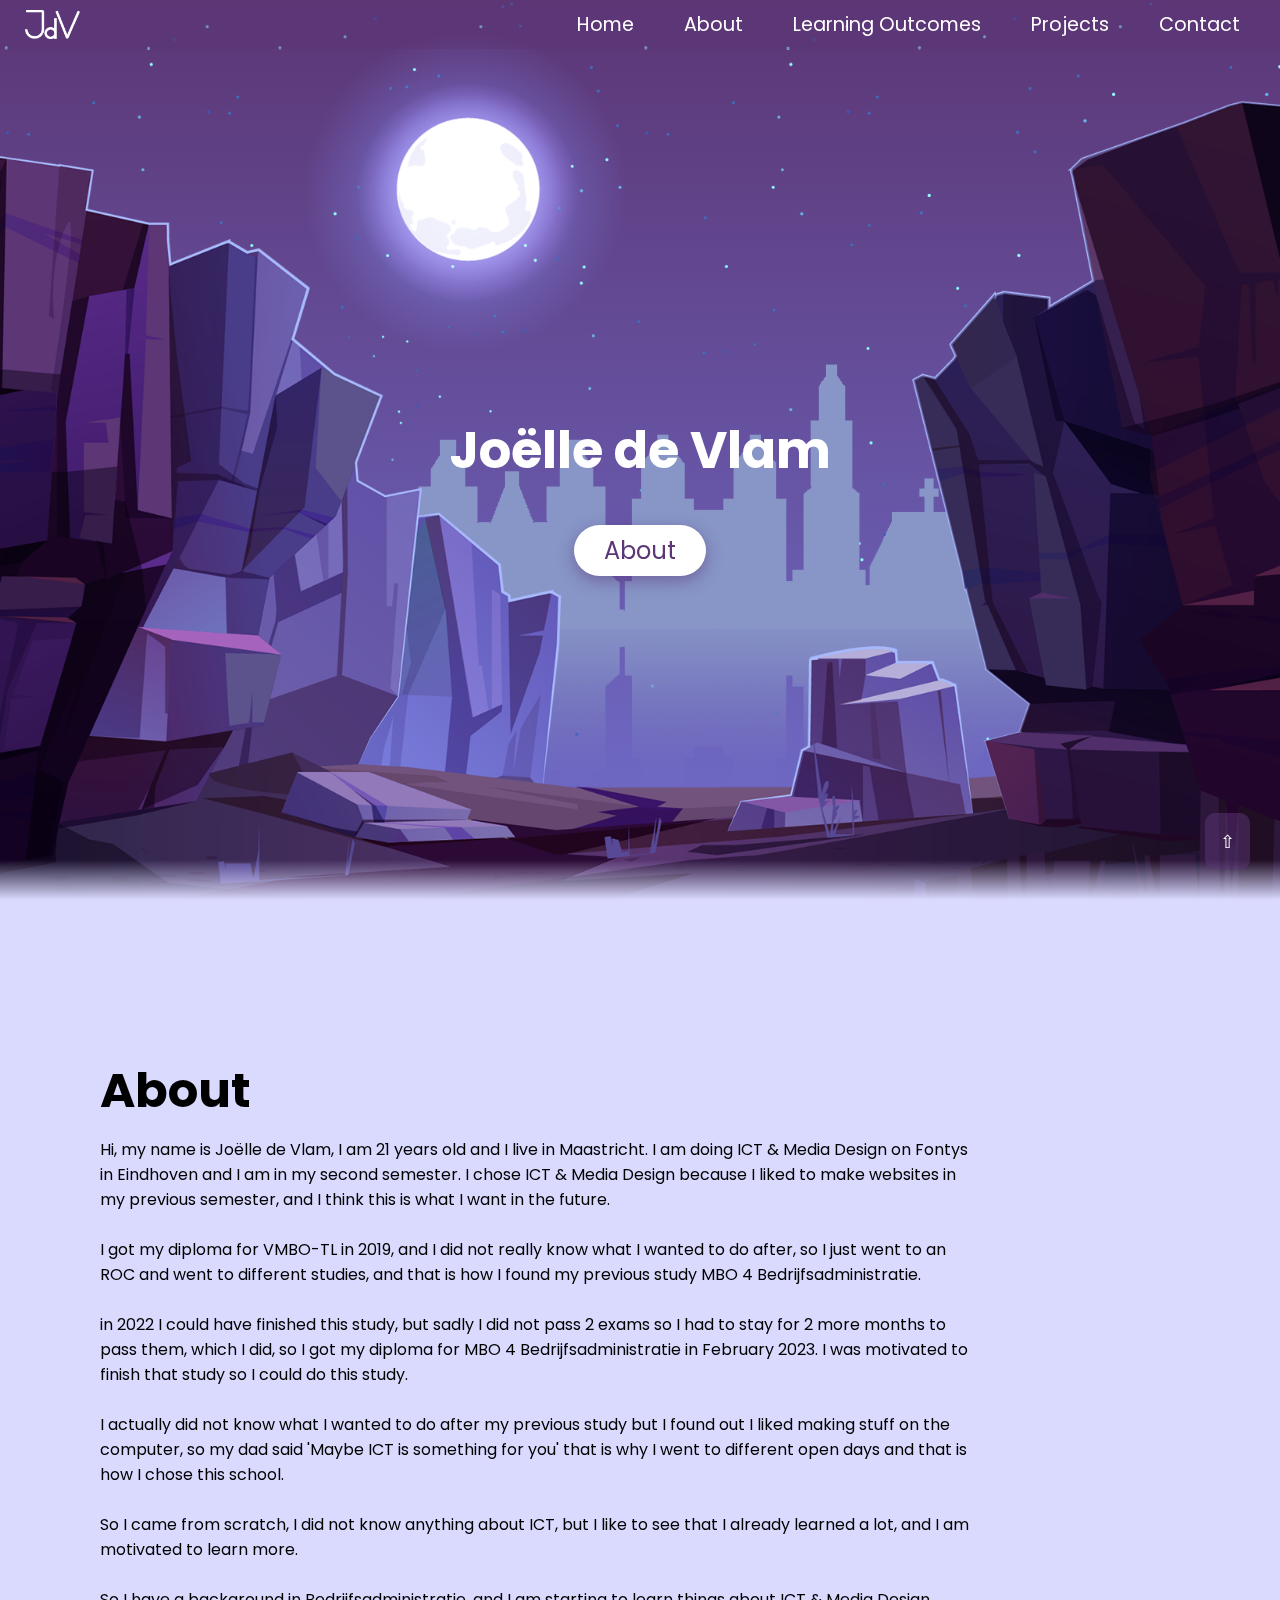
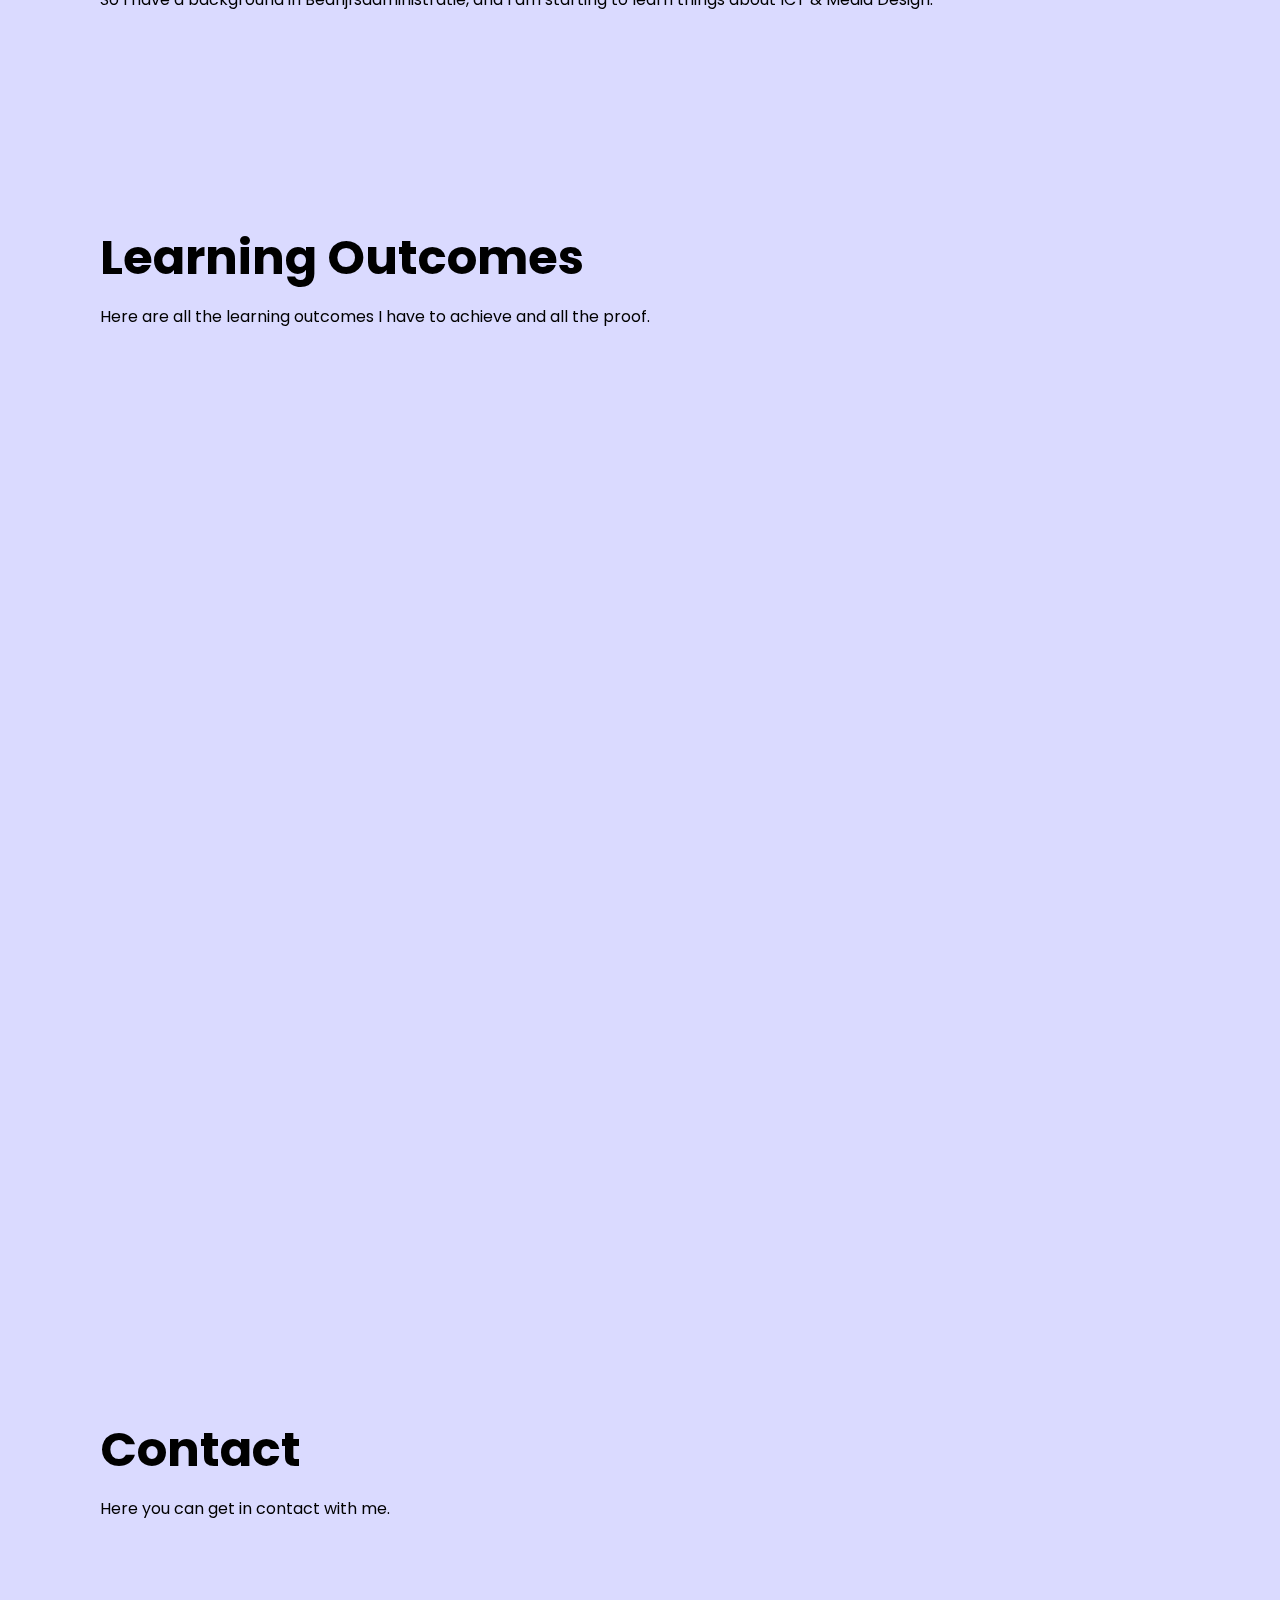
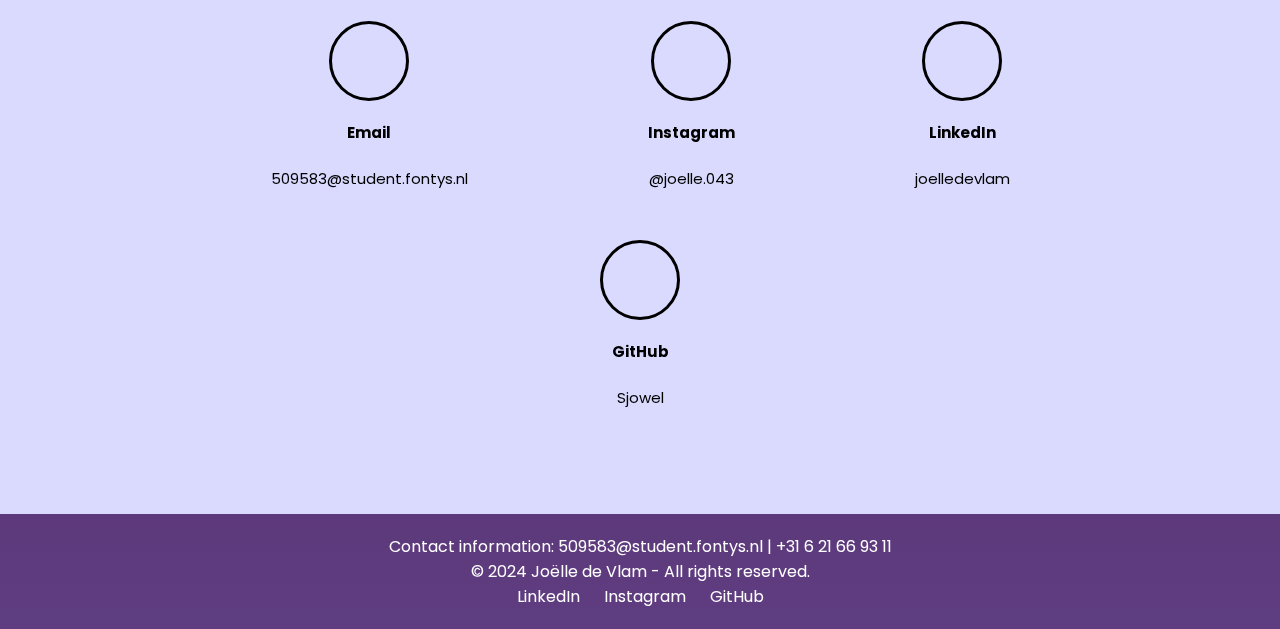
<file: index.html>
<!DOCTYPE html>
<html lang="en">

<head>
    <meta charset="UTF-8">
    <meta name="viewport" content="width=device-width, initial-scale=1.0">
    <title>Portfolio</title>
    <link rel="stylesheet" href="css/styles.css">
    <link rel="stylesheet" href="https://cdnjs.cloudflare.com/ajax/libs/font-awesome/6.5.1/css/all.min.css"
        integrity="sha512-DTOQO9RWCH3ppGqcWaEA1BIZOC6xxalwEsw9c2QQeAIftl+Vegovlnee1c9QX4TctnWMn13TZye+giMm8e2LwA=="
        crossorigin="anonymous" referrerpolicy="no-referrer" />
        <link rel="icon" href="images/LogoIcoon4.png" type="image/png">
        <script src="js/scripts.js" defer></script>
</head>

<body>
    <header>
        <a href="#" class="logo">
            <img src="images/NaamLogo5.png" alt="Joëlle de Vlam Logo">
        </a>
        <ul>
            <li><a href="#">Home</a></li>
            <li><a href="#About">About</a></li>
            <li><a href="#LearningOutcomes">Learning Outcomes</a></li>
            <li><a href="#Projects">Projects</a></li>
            <li><a href="#Contact">Contact</a></li>
        </ul>
    </header>
    <section>
        <div id="Home"></div>
        <img src="images/stars.png" id="stars">
        <img src="images/moon.png" id="moon">
        <img src="images/concept8.png" id="skyline">
        <h2 id="text">Joëlle de Vlam</h2>
        <a href="#About" id="btn">About</a>
        <img src="images/mountains_front.png" id="mountains_front">
    </section>
    <div class="About" id="About">
        <h2> About</h2>
        <p> Hi, my name is Joëlle de Vlam, I am 21 years old and I live in Maastricht. I am doing ICT & Media Design on
            Fontys in Eindhoven and I am in my second semester. I chose ICT & Media Design because I liked to make
            websites in my previous semester, and I think this is what I want in the future.
            <br><br> I got my diploma for VMBO-TL in 2019, and I did not really know what I wanted to do after, so I
            just went to an ROC and went to different studies, and that is how I found my previous study MBO 4
            Bedrijfsadministratie.<br><br>
            in 2022 I could have finished this study, but sadly I did not pass 2 exams so I had to stay for 2 more
            months to pass them, which I did, so I got my diploma for MBO 4 Bedrijfsadministratie in February 2023. I
            was motivated to finish that study so I could do this study.<br><br>
            I actually did not know what I wanted to do after my previous study but I found out I liked making stuff on
            the computer, so my dad said 'Maybe ICT is something for you' that is why I went to different open days and
            that is how I chose this school.<br><br>
            So I came from scratch, I did not know anything about ICT, but I like to see that I already learned a lot,
            and I am motivated to learn more.<br><br>
            So I have a background in Bedrijfsadministratie, and I am starting to learn things about ICT & Media Design.
        </p>
    </div>
    </div>
    </div>


    <div class="About" id="LearningOutcomes">
        <h2>Learning Outcomes</h2>
        <p>Here are all the learning outcomes I have to achieve and all the proof.<br><br><br></p>

        <div class="outcomes-wrapper">
            <a href="outcome1.html" class="outcome-link">
                <div class="outcome-container" id="outcome1">
                    <h3>1. Interactive Media Products</h3>
                </div>
            </a>

            <a href="outcome2.html" class="outcome-link">
                <div class="outcome-container" id="outcome2">
                    <h3>2. Development and Version Control</h3>
                </div>
            </a>

            <a href="outcome3.html" class="outcome-link">
                <div class="outcome-container" id="outcome3">
                    <h3>3. Iterative Design</h3>
                </div>
            </a>

            <a href="outcome4.html" class="outcome-link">
                <div class="outcome-container" id="outcome4">
                    <h3>4. Professional Standard</h3>
                </div>
            </a>

            <a href="outcome5.html" class="outcome-link">
                <div class="outcome-container" id="outcome5">
                    <h3>5. Personal Leadership</h3>
                </div>
            </a>
        </div>
    </div>


    <div class="About" id="Contact">
        <h2>Contact</h2>
        <p>Here you can get in contact with me. <br><br><br><br><br></p>
        <div class="icons">
            <div class="icon-container">
                <a href="mailto:509583@student.fontys.nl">
                    <span><i class="fa-regular fa-envelope fa-2x"></i></span>
                </a>
                <div class="icon-text"><strong>Email</strong><br><br><a href="mailto:509583@student.fontys.nl">509583@student.fontys.nl</a></div>
            </div>
            <div class="icon-container">
                <a href="https://instagram.com/joelle.043" target="_blank">
                    <span><i class="fa-brands fa-instagram fa-2x"></i></span>
                </a>
                <div class="icon-text"><strong>Instagram</strong><br><br><a href="https://instagram.com/joelle.043" target="_blank">@joelle.043</a></div>
            </div>
            <div class="icon-container">
                <a href="https://www.linkedin.com/in/joëlle-de-vlam-989845303/" target="_blank">
                <span><i class="fa-brands fa-linkedin fa-2x"></i></span>
                </a>
                <div class="icon-text"><strong>LinkedIn</strong><br><br><a href="https://www.linkedin.com/in/joëlle-de-vlam-989845303/" target="_blank">joelledevlam</a></div>
            </div>
            <div class="icon-container">
                <a href="https://github.com/Sjowel" target="_blank">
                <span><i class="fa-brands fa-github fa-2x"></i></span>
                </a>
                <div class="icon-text"><strong>GitHub</strong><br><br><a href="https://github.com/Sjowel" target="_blank">Sjowel</a></div>
            </div>
        </div>
    </div>


    <a href="#" id="scrollToTopButton" title="Naar Boven">&#8679;</a>
    <footer>
        <div class="footer-content">
          <p>Contact information: 509583@student.fontys.nl | +31 6 21 66 93 11</p>
          <p>© 2024 Joëlle de Vlam - All rights reserved.</p>
          <ul class="social-media">
            <li><a href="https://www.linkedin.com/in/joëlle-de-vlam-989845303/" target="_blank">LinkedIn</a></li>
            <li><a href="https://instagram.com/joelle.043" target="_blank">Instagram</a></li>
            <li><a href="https://github.com/Sjowel" target="_blank">GitHub</a></div>
            </div></li>
          </ul>
        </div>
      </footer>
</body>

</html>
</file>
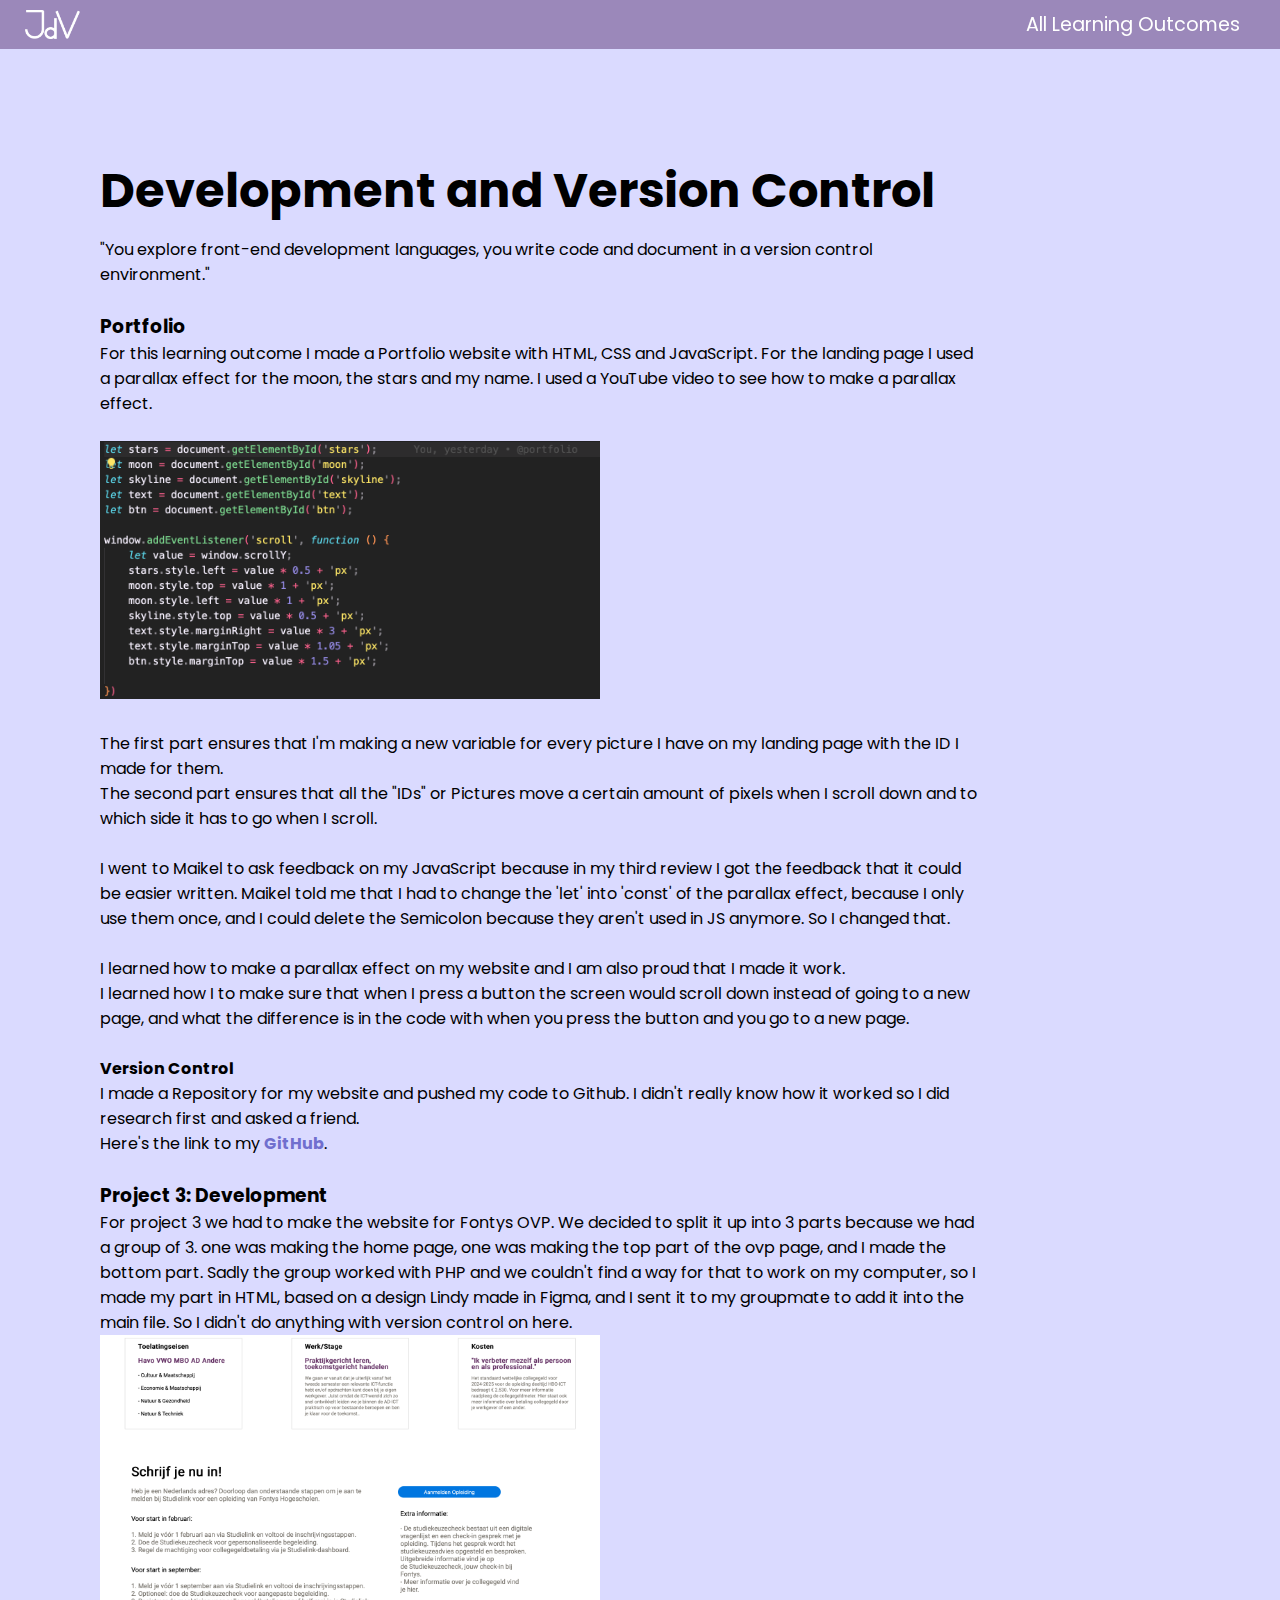
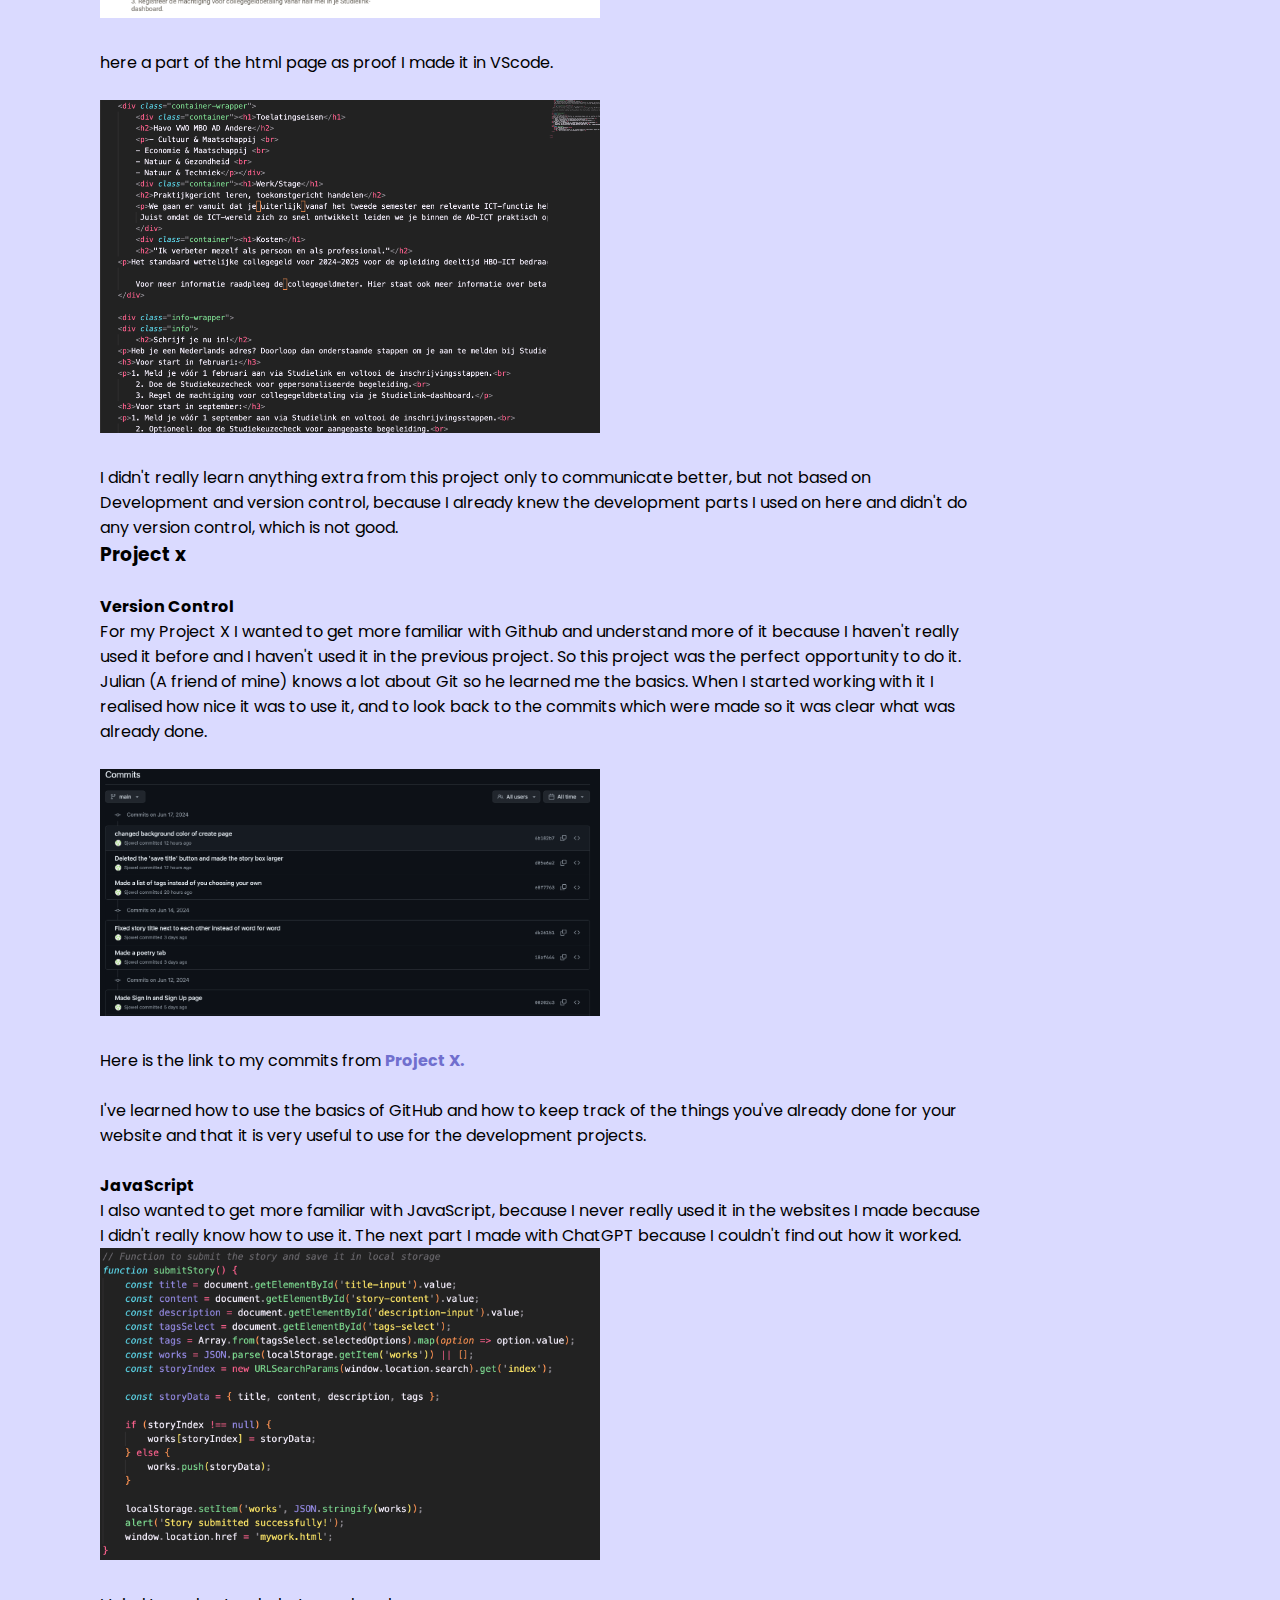
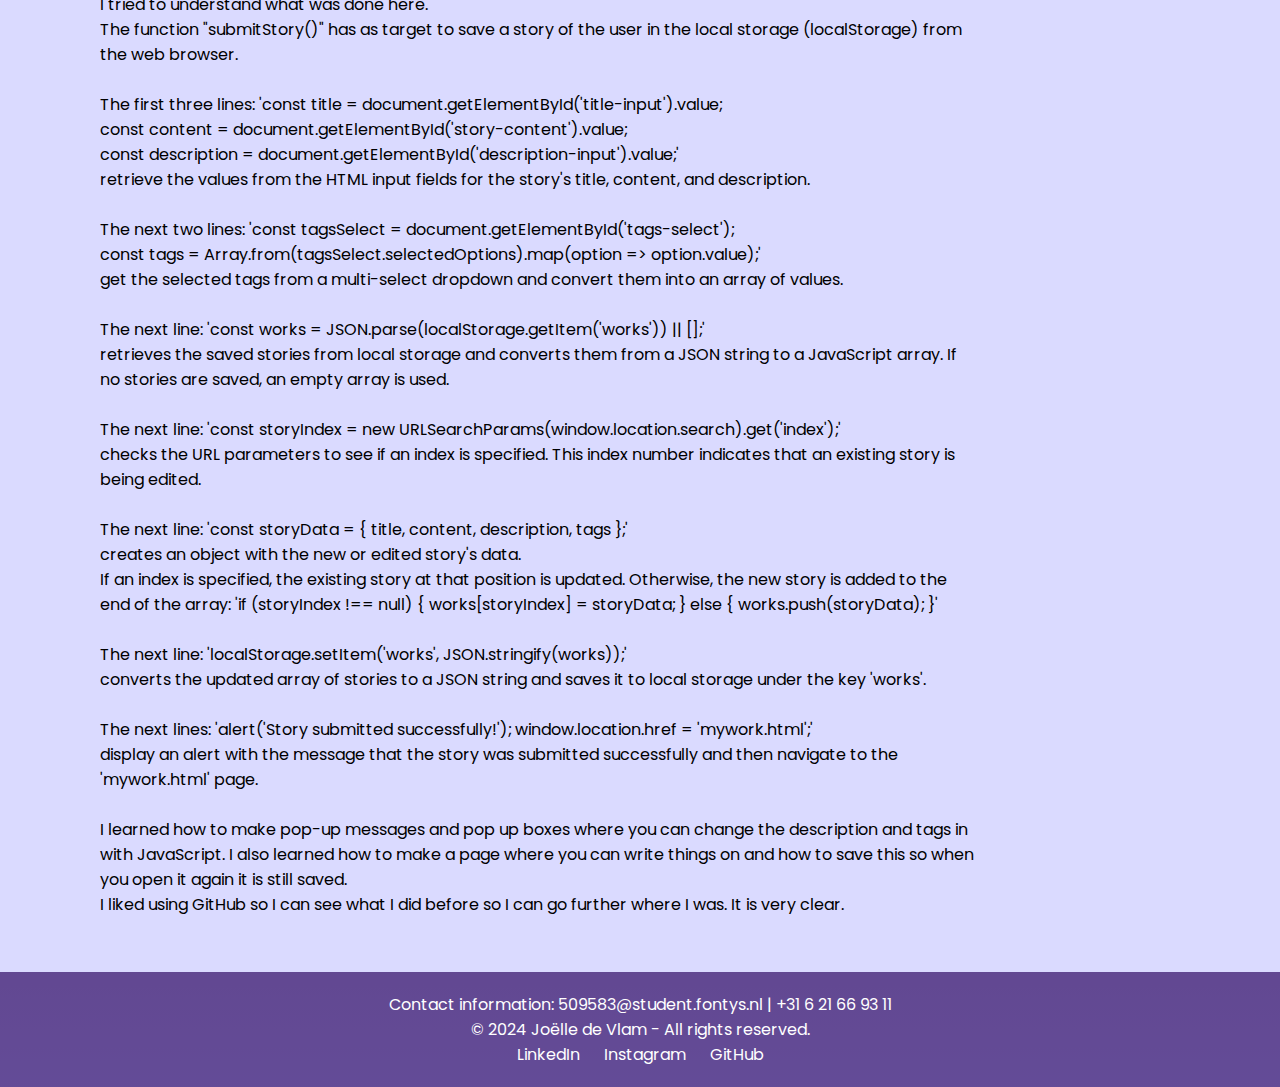
<file: outcome2.html>
<!DOCTYPE html>
<html lang="en">
<head>
    <meta charset="UTF-8">
    <meta name="viewport" content="width=device-width, initial-scale=1.0">
    <title>Learning Outcome 2</title>
    <link rel="stylesheet" href="css/styles.css">
    <link rel="icon" href="images/LogoIcoon4.png" type="image/png">
</head>
<body>
    <header>
        <a href="#" class="logo">
            <img src="images/NaamLogo5.png" alt="Joëlle de Vlam Logo">
        </a>
        <ul>
        <li><a href="index.html#LearningOutcomes">All Learning Outcomes</a></li>
        </ul>
    </header>
    <div class="About">
        <h2>Development and Version Control</h2>
        <p>"You explore front-end development languages, you write code and document in a version control environment."</p><br>
        <h3>Portfolio</h3>
        <p>For this learning outcome I made a Portfolio website with HTML, CSS and JavaScript. For the landing page I used a parallax effect for the moon, the stars and my name. I used a YouTube video to see how to make a parallax effect.<br><br><img src="images/JSCode.png" id="Code" style="width: 500px"><br><br>The first part ensures that I'm making a new variable for every picture I have on my landing page with the ID I made for them.<br>The second part ensures that all the "IDs" or Pictures move a certain amount of pixels when I scroll down and to which side it has to go when I scroll. <br><br>I went to Maikel to ask feedback on my JavaScript because in my third review I got the feedback that it could be easier written. Maikel told me that I had to change the 'let' into 'const' of the parallax effect, because I only use them once, and I could delete the Semicolon because they aren't used in JS anymore. So I changed that.<br><br>
            I learned how to make a parallax effect on my website and I am also proud that I made it work.<br>I learned how I to make sure that when I press a button the screen would scroll down instead of going to a new page, and what the difference is in the code with when you press the button and you go to a new page.<br><br>
            <strong>Version Control</strong><br> I made a Repository for my website and pushed my code to Github. I didn't really know how it worked so I did research first and asked a friend.<br> Here's the link to my <a href="https://github.com/Sjowel/Portfolio/commits/main/" target="_blank"><strong>GitHub</strong></a>.</p><br>
        <h3>Project 3: Development</h3>
        <p>For project 3 we had to make the website for Fontys OVP. We decided to split it up into 3 parts because we had a group of 3. one was making the home page, one was making the top part of the ovp page, and I made the bottom part. Sadly the group worked with PHP and we couldn't find a way for that to work on my computer, so I made my part in HTML, based on a design Lindy made in Figma, and I sent it to my groupmate to add it into the main file. So I didn't do anything with version control on here. <br>
            <img src="images/FontysOVP.png" id="fontysOVP" style="width: 500px"><br><br>
            here a part of the html page as proof I made it in VScode.<br><br>
            <img src="images/Fontys ovp.png" id="fontysOVP" style="width: 500px"><br><br>
            I didn't really learn anything extra from this project only to communicate better, but not based on Development and version control, because I already knew the development parts I used on here and didn't do any version control, which is not good.
        </p>
        <h3>Project x</h3><br>
            <strong>Version Control</strong>
            <p>For my Project X I wanted to get more familiar with Github and understand more of it because I haven't really used it before and I haven't used it in the previous project. So this project was the perfect opportunity to do it. <br> Julian (A friend of mine) knows a lot about Git so he learned me the basics. When I started working with it I realised how nice it was to use it, and to look back to the commits which were made so it was clear what was already done.<br><br>
                <img src="images/Commits.png" id="commits" style="width: 500px"><br><br>
                Here is the link to my commits from <a href="https://github.com/Sjowel/ProjectX/commits/main/" target="_blank"><strong>Project X.</strong></a><br><br>
            I've learned how to use the basics of GitHub and how to keep track of the things you've already done for your website and that it is very useful to use for the development projects.<br><br></p>
            <strong>JavaScript</strong>
            <p>I also wanted to get more familiar with JavaScript, because I never really used it in the websites I made because I didn't really know how to use it. 
                The next part I made with ChatGPT because I couldn't find out how it worked. <img src="images/JSProjectX.png" id="Project x" style="width: 500px"><br><br>
                I tried to understand what was done here. <br>The function "submitStory()" has as target to save a story of the user in the local storage (localStorage) from the web browser.<br>
                <br>The first three lines: 'const title = document.getElementById('title-input').value;<br>
                const content = document.getElementById('story-content').value;<br>
                const description = document.getElementById('description-input').value;' <br>
                retrieve the values from the HTML input fields for the story's title, content, and description.<br>
                <br>The next two lines: 'const tagsSelect = document.getElementById('tags-select');<br>
                const tags = Array.from(tagsSelect.selectedOptions).map(option => option.value);'<br> get the selected tags from a multi-select dropdown and convert them into an array of values.<br><br>The next line: 'const works = JSON.parse(localStorage.getItem('works')) || [];'<br> retrieves the saved stories from local storage and converts them from a JSON string to a JavaScript array. If no stories are saved, an empty array is used.<br><br>
                The next line: 'const storyIndex = new URLSearchParams(window.location.search).get('index');'<br> checks the URL parameters to see if an index is specified. This index number indicates that an existing story is being edited.<br><br>
                The next line: 'const storyData = { title, content, description, tags };'<br> creates an object with the new or edited story's data.<br>
                If an index is specified, the existing story at that position is updated. Otherwise, the new story is added to the end of the array: 'if (storyIndex !== null) {
                    works[storyIndex] = storyData;
                } else {
                    works.push(storyData);
                }'<br><br>
                The next line: 'localStorage.setItem('works', JSON.stringify(works));'<br> converts the updated array of stories to a JSON string and saves it to local storage under the key 'works'.<br><br>
                The next lines: 'alert('Story submitted successfully!');
                window.location.href = 'mywork.html';'<br> display an alert with the message that the story was submitted successfully and then navigate to the 'mywork.html' page.</p>
                <br><p>I learned how to make pop-up messages and pop up boxes where you can change the description and tags in with JavaScript. I also learned how to make a page where you can write things on and how to save this so when you open it again it is still saved.<br> I liked using GitHub so I can see what I did before so I can go further where I was. It is very clear.</p>
    </div>
    <footer>
        <div class="footer-content">
          <p>Contact information: 509583@student.fontys.nl | +31 6 21 66 93 11</p>
          <p>© 2024 Joëlle de Vlam - All rights reserved.</p>
          <ul class="social-media">
            <li><a href="https://www.linkedin.com/in/joëlle-de-vlam-989845303/" target="_blank">LinkedIn</a></li>
            <li><a href="https://instagram.com/joelle.043" target="_blank">Instagram</a></li>
            <li><a href="https://github.com/Sjowel" target="_blank">GitHub</a></div>
            </div></li>
          </ul>
        </div>
      </footer>
</body>
</html>
</file>
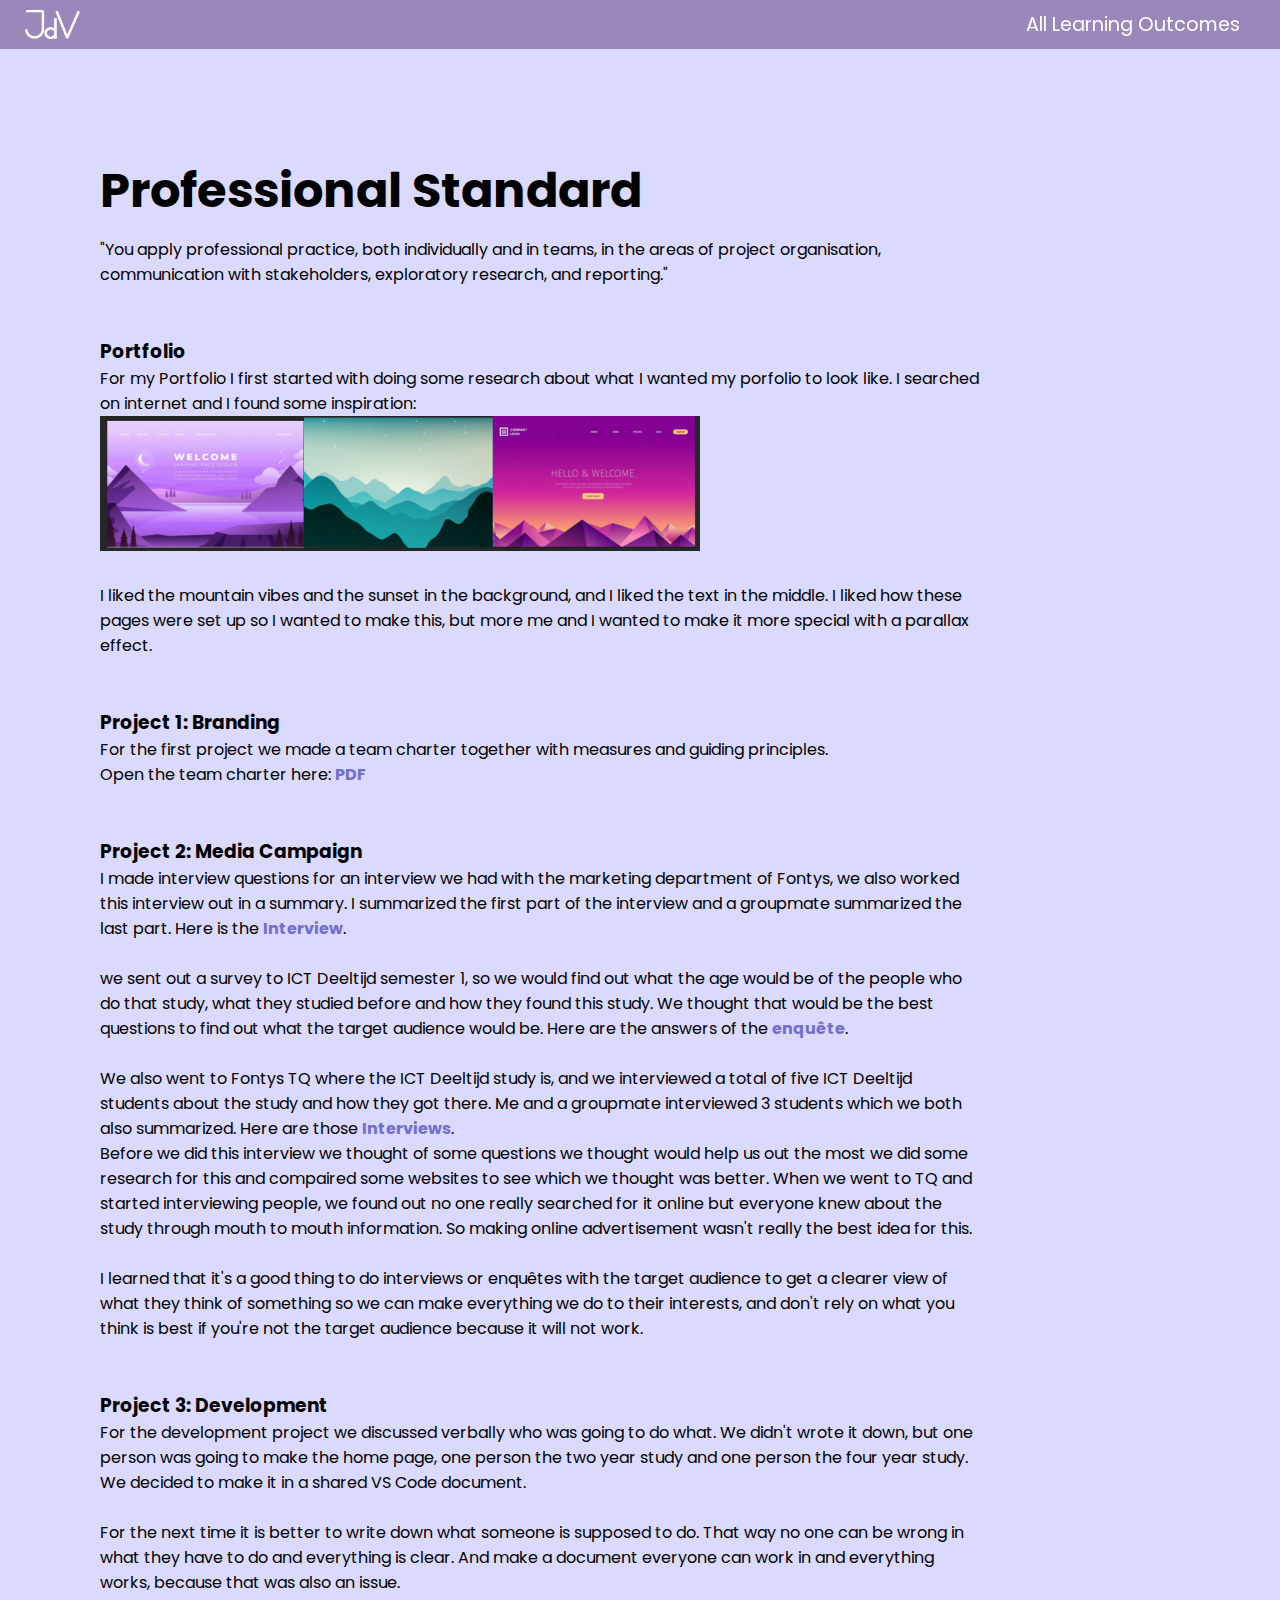
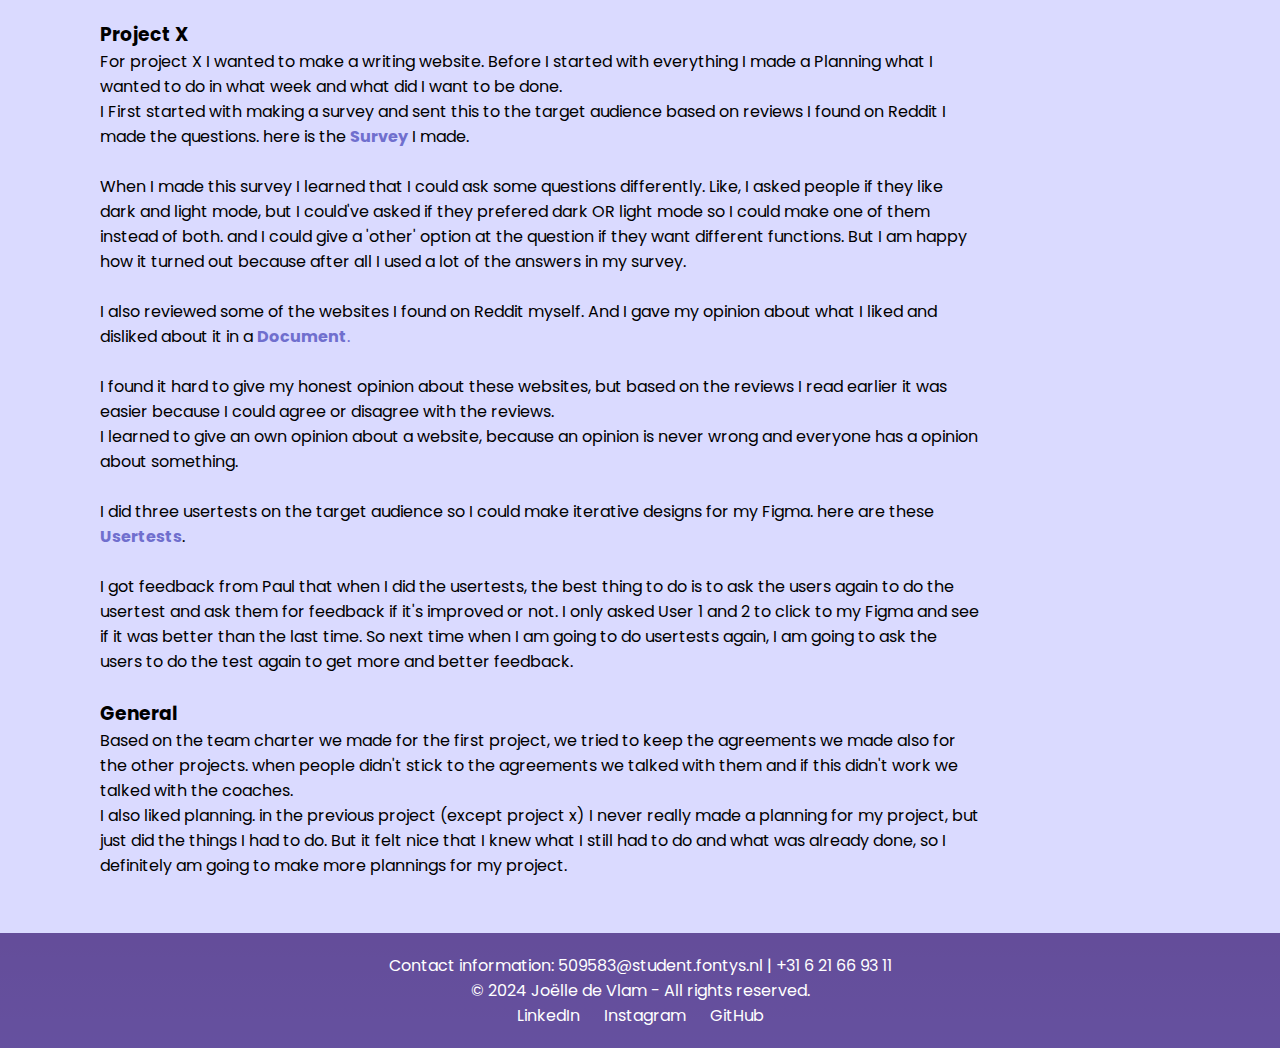
<file: outcome4.html>
<!DOCTYPE html>
<html lang="en">
<head>
    <meta charset="UTF-8">
    <meta name="viewport" content="width=device-width, initial-scale=1.0">
    <title>Learning Outcome 4</title>
    <link rel="stylesheet" href="css/styles.css">
    <link rel="icon" href="images/LogoIcoon4.png" type="image/png">
</head>
<body>
    <header>
        <a href="#" class="logo">
            <img src="images/NaamLogo5.png" alt="Joëlle de Vlam Logo">
        </a>
        <ul>
        <li><a href="index.html#LearningOutcomes">All Learning Outcomes</a></li>
        </ul>
    </header>
    <div class="About">
        <h2>Professional Standard</h2>
        <p>"You apply professional practice, both individually and in teams, in the areas of project organisation, communication with stakeholders, exploratory research, and reporting."</p><br><br>
        <h3>Portfolio</h3>
        <p>For my Portfolio I first started with doing some research about what I wanted my porfolio to look like. I searched on internet and I found some inspiration:<br><img src="images/Inspiratie.png" id="inspiratie" style="width: 600px"><br><br> I liked the mountain vibes and the sunset in the background, and I liked the text in the middle. I liked how these pages were set up so I wanted to make this, but more me and I wanted to make it more special with a parallax effect.</p><br><br>
        <h3>Project 1: Branding</h3>
        <p>For the first project we made a team charter together with measures and guiding principles. <br> Open the team charter here: <a href="images/TeamCharter.pdf" target="_blank"><strong>PDF</strong></a></p><br><br>
        <h3>Project 2: Media Campaign</h3>
        <p>I made interview questions for an interview we had with the marketing department of Fontys, we also worked this interview out in a summary. I summarized the first part of the interview and a groupmate summarized the last part. Here is the <a href="images/Interview.pdf" target="_blank"><strong>Interview</strong></a>.<br><br> we sent out a survey to ICT Deeltijd semester 1, so we would find out what the age would be of the people who do that study, what they studied before and how they found this study. We thought that would be the best questions to find out what the target audience would be. Here are the answers of the <a href="images/Interview.pdf" target="_blank"><strong>enquête</strong></a>.<br><br> We also went to Fontys TQ where the ICT Deeltijd study is, and we interviewed a total of five ICT Deeltijd students about the study and how they got there. Me and a groupmate interviewed 3 students which we both also summarized. Here are those <a href="images/InterviewsDeeltijdstudenten.pdf" target="_blank"><strong>Interviews</strong></a>.<br> Before we did this interview we thought of some questions we thought would help us out the most we did some research for this and compaired some websites to see which we thought was better. When we went to TQ and started interviewing people, we found out no one really searched for it online but everyone knew about the study through mouth to mouth information. So making online advertisement wasn't really the best idea for this.</p><br>
        <p>I learned that it's a good thing to do interviews or enquêtes with the target audience to get a clearer view of what they think of something so we can make everything we do to their interests, and don't rely on what you think is best if you're not the target audience because it will not work.</p><br><br>
        <h3>Project 3: Development</h3>
        <p>For the development project we discussed verbally who was going to do what. We didn't wrote it down, but one person was going to make the home page, one person the two year study and one person the four year study. We decided to make it in a shared VS Code document.</p><br>
        <p>For the next time it is better to write down what someone is supposed to do. That way no one can be wrong in what they have to do and everything is clear. And make a document everyone can work in and everything works, because that was also an issue.</p><br>
        <h3>Project X</h3>
        <p>For project X I wanted to make a writing website. Before I started with everything I made a Planning what I wanted to do in what week and what did I want to be done. <br>
          I First started with making a survey and sent this to the target audience based on reviews I found on Reddit I made the questions. here is the <a href="https://docs.google.com/forms/d/1pzh2UPKbR9Gkhl0dG_kG0leSH5NmUCUrghtT4QwEMj0/edit#responses" target="_blank"><strong>Survey</strong></a> I made.
          <br><br> When I made this survey I learned that I could ask some questions differently. Like, I asked people if they like dark and light mode, but I could've asked if they prefered dark OR light mode so I could make one of them instead of both. and I could give a 'other' option at the question if they want different functions. But I am happy how it turned out because after all I used a lot of the answers in my survey.
        <br><br>I also reviewed some of the websites I found on Reddit myself. And I gave my opinion about what I liked and disliked about it in a <a href="images/Inspiration.pdf" target="_blank"><strong>Document</strong>.</a><br><br>
          I found it hard to give my honest opinion about these websites, but based on the reviews I read earlier it was easier because I could agree or disagree with the reviews.
        <br>I learned to give an own opinion about a website, because an opinion is never wrong and everyone has a opinion about something.<br><br>
        I did three usertests on the target audience so I could make iterative designs for my Figma. here are these <a href="images/Usertests.pdf" target="_blank"><strong>Usertests</strong></a>.<br><br>
        I got feedback from Paul that when I did the usertests, the best thing to do is to ask the users again to do the usertest and ask them for feedback if it's improved or not. I only asked User 1 and 2 to click to my Figma and see if it was better than the last time. So next time when I am going to do usertests again, I am going to ask the users to do the test again to get more and better feedback.<br><br></p>
        <h3>General</h3>
        <p>Based on the team charter we made for the first project, we tried to keep the agreements we made also for the other projects. when people didn't stick to the agreements we talked with them and if this didn't work we talked with the coaches. <br>
          I also liked planning. in the previous project (except project x) I never really made a planning for my project, but just did the things I had to do. But it felt nice that I knew what I still had to do and what was already done, so I definitely am going to make more plannings for my project.<br></p>

    </div>
    <footer>
        <div class="footer-content">
          <p>Contact information: 509583@student.fontys.nl | +31 6 21 66 93 11</p>
          <p>© 2024 Joëlle de Vlam - All rights reserved.</p>
          <ul class="social-media">
            <li><a href="https://www.linkedin.com/in/joëlle-de-vlam-989845303/" target="_blank">LinkedIn</a></li>
            <li><a href="https://instagram.com/joelle.043" target="_blank">Instagram</a></li>
            <li><a href="https://github.com/Sjowel" target="_blank">GitHub</a></div>
            </div></li>
          </ul>
        </div>
      </footer>
</body>
</html>
</file>
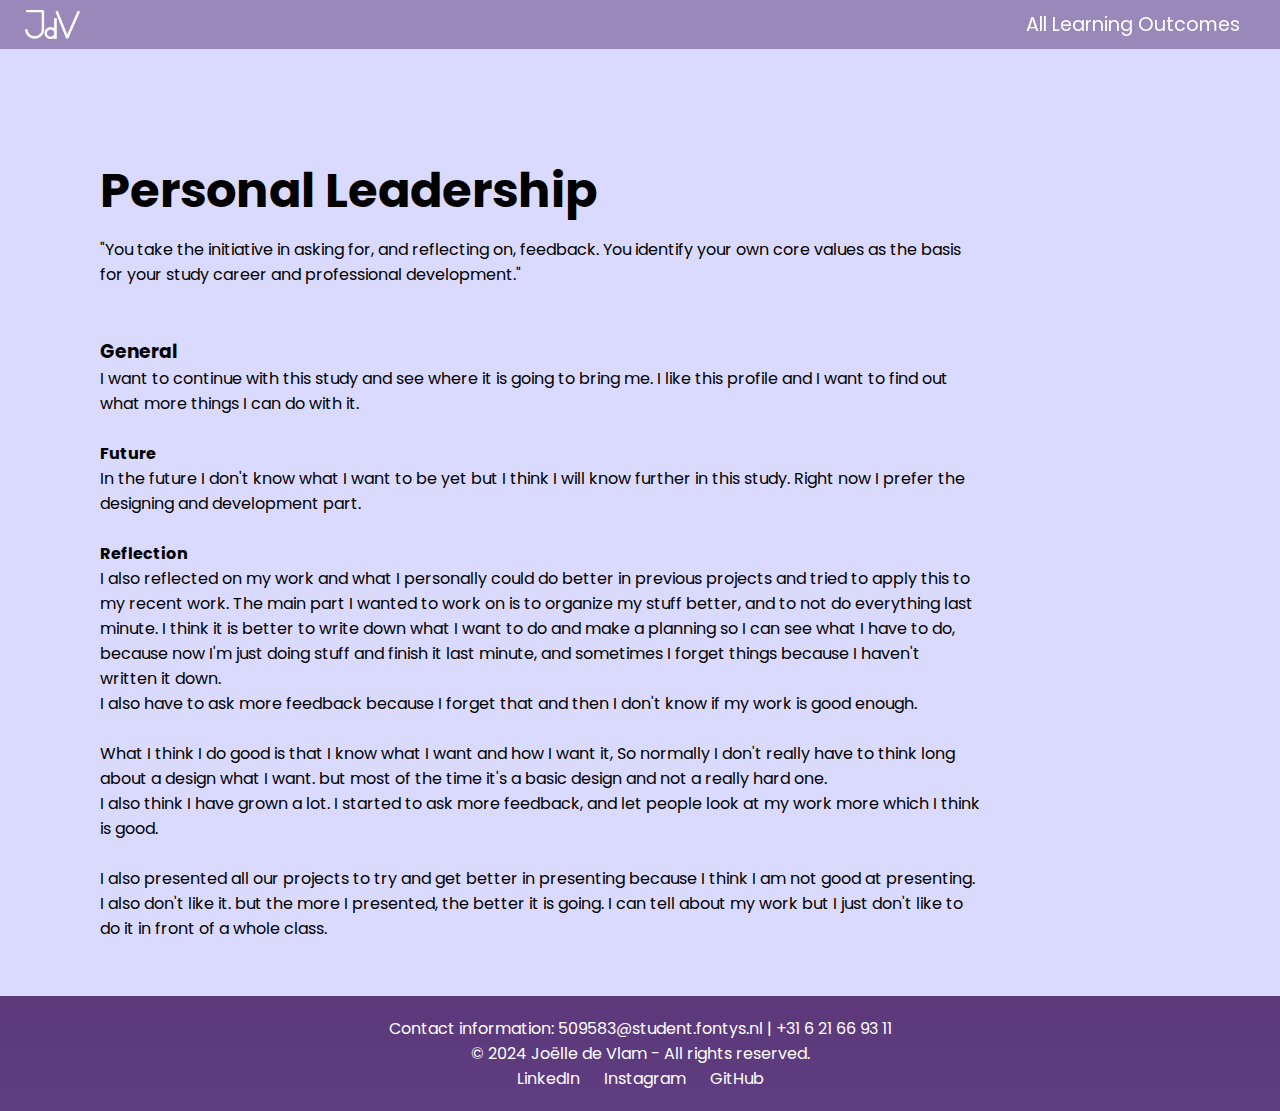
<file: outcome5.html>
<!DOCTYPE html>
<html lang="en">
<head>
    <meta charset="UTF-8">
    <meta name="viewport" content="width=device-width, initial-scale=1.0">
    <title>Learning Outcome 5</title>
    <link rel="stylesheet" href="css/styles.css">
    <link rel="icon" href="images/LogoIcoon4.png" type="image/png">
</head>
<body>
    <header>
        <a href="#" class="logo">
            <img src="images/NaamLogo5.png" alt="Joëlle de Vlam Logo">
        </a>
        <ul>
        <li><a href="index.html#LearningOutcomes">All Learning Outcomes</a></li>
        </ul>
    </header>
    <div class="About">
        <h2>Personal Leadership</h2>
        <p>"You take the initiative in asking for, and reflecting on, feedback. You identify your own core values as the basis for your study career and professional development."</p><br><br>
        <h3>General</h3>
        <p>I want to continue with this study and see where it is going to bring me. 
          I like this profile and I want to find out what more things I can do with it.<br><br> 
          <strong>Future</strong><br>
          In the future I don't know what I want to be yet but I think I will know further in this 
          study. Right now I prefer the designing and development part.<br><br><strong>Reflection</strong><br> I also reflected on my work and what I personally could do better in previous projects and tried to apply this to my recent work. The main part I wanted to work on is to organize my stuff better, and to not do everything last minute. 
          I think it is better to write down what I want to do and make a planning so I can see what I have to do, because now I'm just doing stuff and finish it last minute, and sometimes I forget things because I haven't written it down.<br>I also have to ask more feedback because I forget that and then I don't know if my work is good enough.
        <br><br>What I think I do good is that I know what I want and how I want it, So normally I don't really have to think long about a design what I want. but most of the time it's a basic design and not a really hard one.<br>I also think I have grown a lot. I started to ask more feedback, and let people look at my work more which I think is good.<br></p><br>
        <p>I also presented all our projects to try and get better in presenting because I think I am not good at presenting. I also don't like it. but the more I presented, the better it is going. I can tell about my work but I just don't like to do it in front of a whole class.</p></div>
        <footer>
            <div class="footer-content">
              <p>Contact information: 509583@student.fontys.nl | +31 6 21 66 93 11</p>
              <p>© 2024 Joëlle de Vlam - All rights reserved.</p>
              <ul class="social-media">
                <li><a href="https://www.linkedin.com/in/joëlle-de-vlam-989845303/" target="_blank">LinkedIn</a></li>
                <li><a href="https://instagram.com/joelle.043" target="_blank">Instagram</a></li>
                <li><a href="https://github.com/Sjowel" target="_blank">GitHub</a></div>
                </div></li>
              </ul>
            </div>
          </footer>
</body>
</html>
</file>
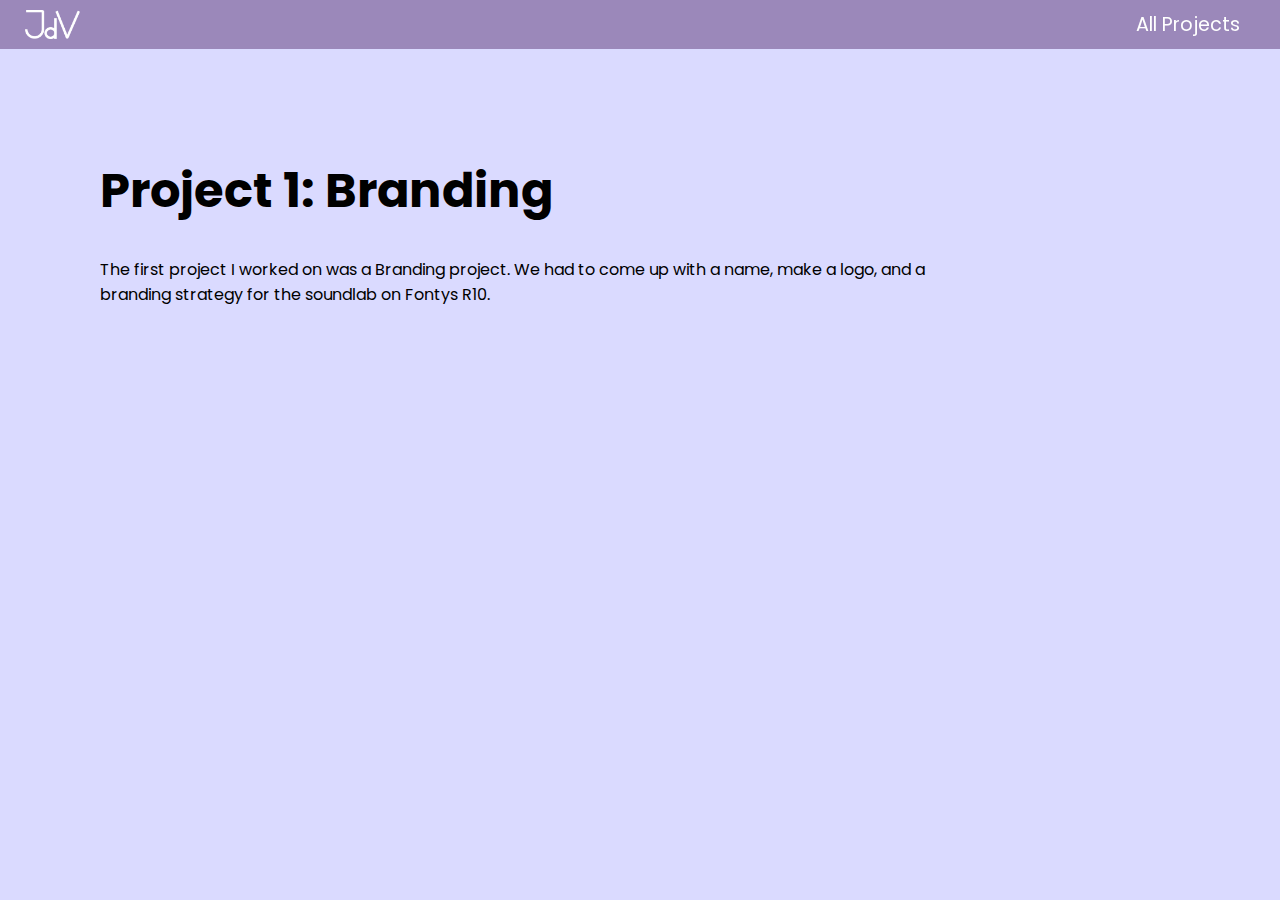
<file: project1.html>
<!DOCTYPE html>
<html lang="en">
<head>
    <meta charset="UTF-8">
    <meta name="viewport" content="width=device-width, initial-scale=1.0">
    <title>Learning Outcome 1</title>
    <link rel="stylesheet" href="css/styles.css">
    <link rel="icon" href="images/LogoIcoon4.png" type="image/png">
</head>
<body>
    <header>
        <a href="#" class="logo">
            <img src="images/NaamLogo5.png" alt="Joëlle de Vlam Logo">
        </a>
        <ul>
        <li><a href="index.html#Projects">All Projects</a></li>
        </ul>
    </header>
    <section class="About">
        <h2>Project 1: Branding</h2>
        <p>The first project I worked on was a Branding project. We had to come up with a name, make a logo, and a branding strategy for the soundlab on Fontys R10. <br><br>
        </p>

    </section>
</body>
</html>
</file>
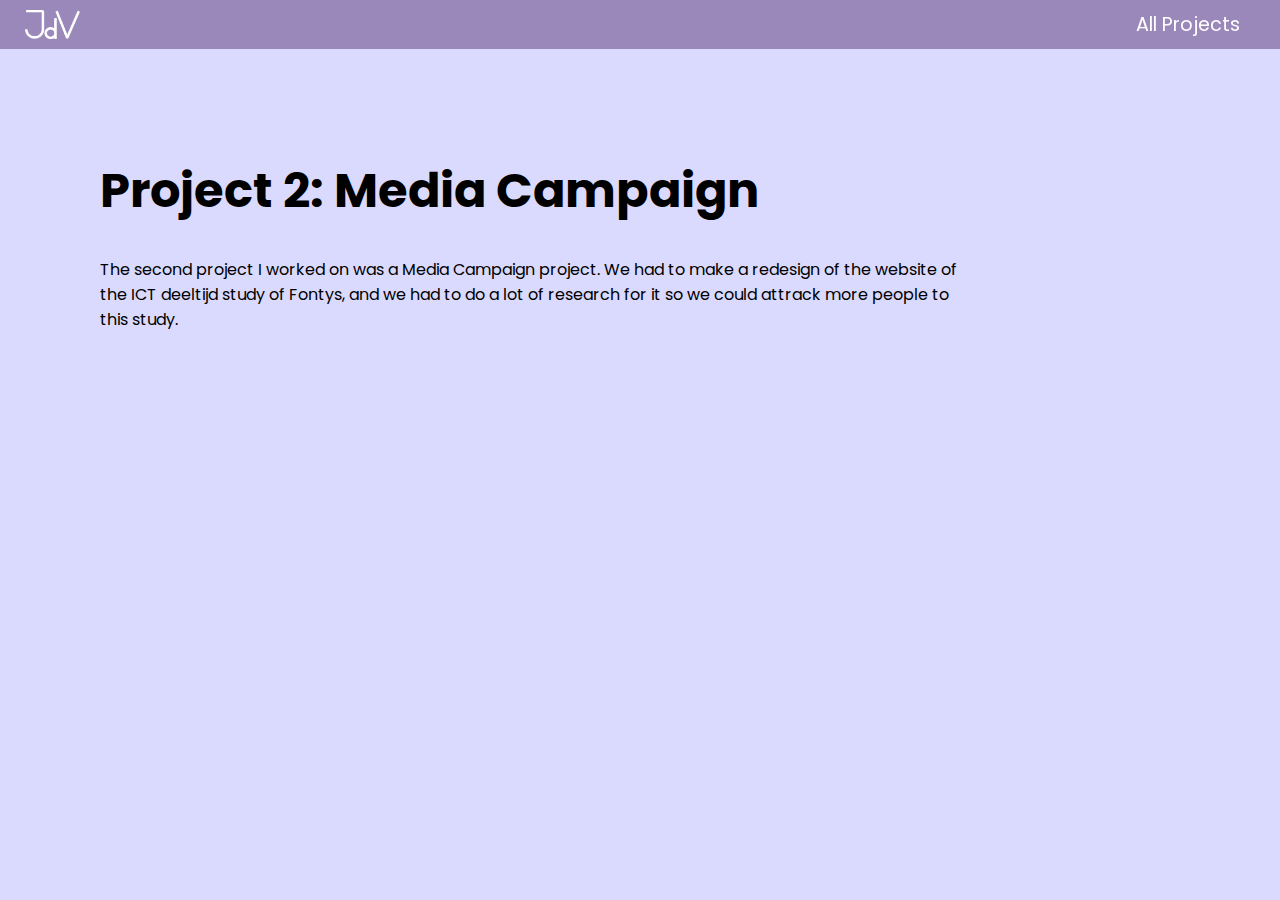
<file: project2.html>
<!DOCTYPE html>
<html lang="en">
<head>
    <meta charset="UTF-8">
    <meta name="viewport" content="width=device-width, initial-scale=1.0">
    <title>Learning Outcome 1</title>
    <link rel="stylesheet" href="css/styles.css">
    <link rel="icon" href="images/LogoIcoon4.png" type="image/png">
</head>
<body>
    <header>
        <a href="#" class="logo">
            <img src="images/NaamLogo5.png" alt="Joëlle de Vlam Logo">
        </a>
        <ul>
        <li><a href="index.html#Projects">All Projects</a></li>
        </ul>
    </header>
    <section class="About">
        <h2>Project 2: Media Campaign</h2>
        <p>The second project I worked on was a Media Campaign project. We had to make a redesign of the website of the ICT deeltijd study of Fontys, and we had to do a lot of research for it so we could attrack more people to this study.</p>

    </section>
</body>
</html>
</file>
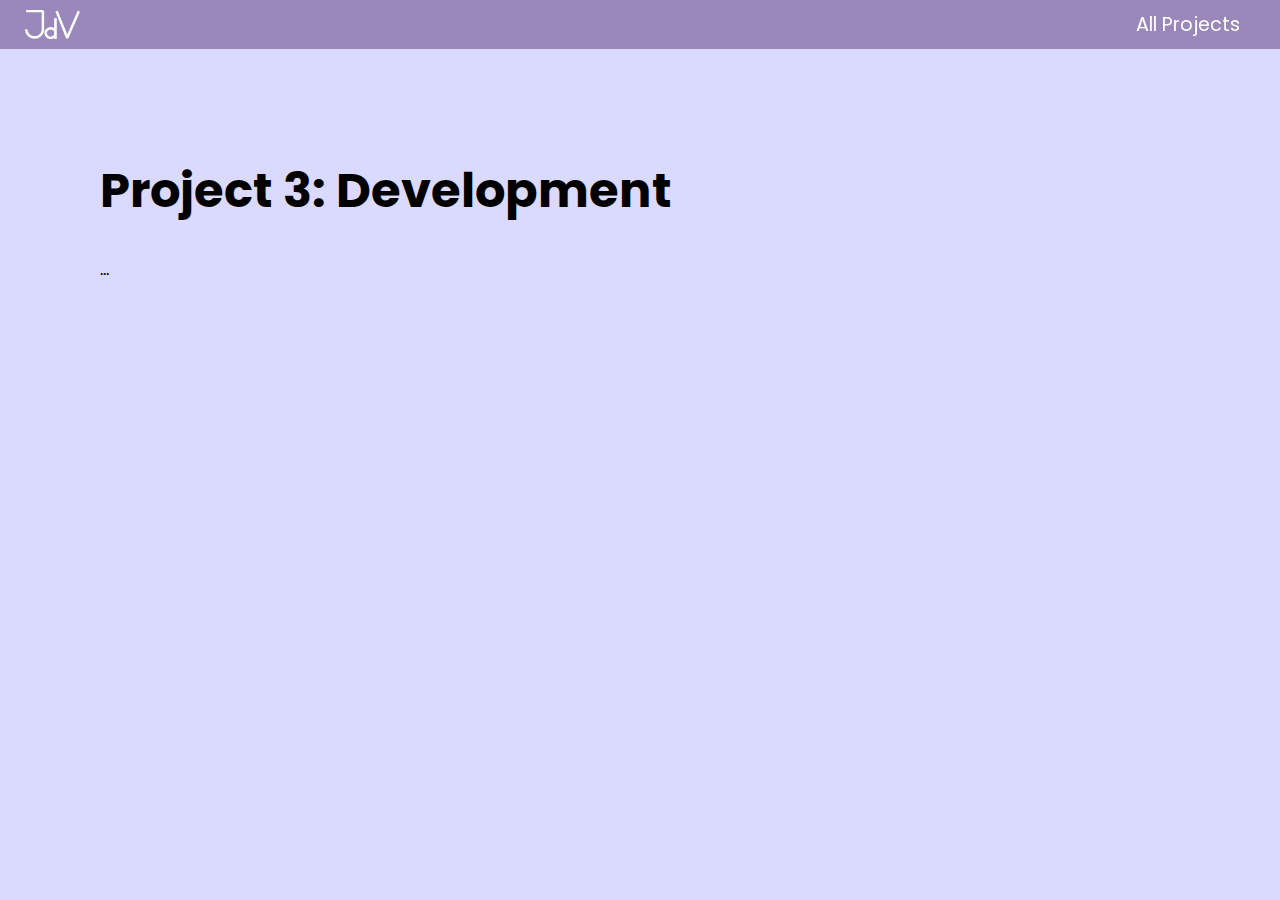
<file: project3.html>
<!DOCTYPE html>
<html lang="en">
<head>
    <meta charset="UTF-8">
    <meta name="viewport" content="width=device-width, initial-scale=1.0">
    <title>Learning Outcome 1</title>
    <link rel="stylesheet" href="css/styles.css">
    <link rel="icon" href="images/LogoIcoon4.png" type="image/png">
</head>
<body>
    <header>
        <a href="#" class="logo">
            <img src="images/NaamLogo5.png" alt="Joëlle de Vlam Logo">
        </a>
        <ul>
        <li><a href="index.html#Projects">All Projects</a></li>
        </ul>
    </header>
    <section class="About">
        <h2>Project 3: Development</h2>
        <p>...</p>

    </section>
</body>
</html>
</file>
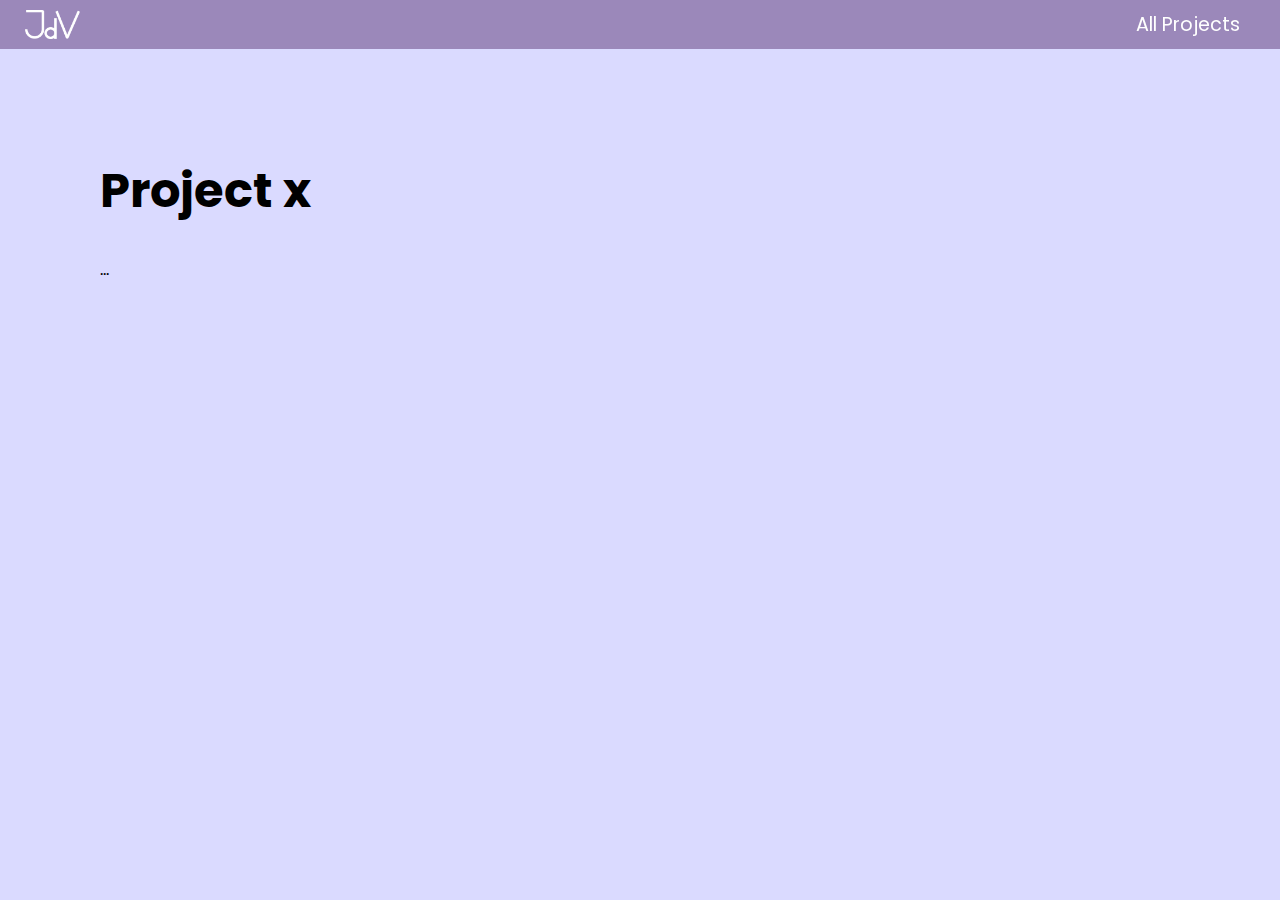
<file: projectx.html>
<!DOCTYPE html>
<html lang="en">
<head>
    <meta charset="UTF-8">
    <meta name="viewport" content="width=device-width, initial-scale=1.0">
    <title>Learning Outcome 1</title>
    <link rel="stylesheet" href="css/styles.css">
    <link rel="icon" href="images/LogoIcoon4.png" type="image/png">
</head>
<body>
    <header>
        <a href="#" class="logo">
            <img src="images/NaamLogo5.png" alt="Joëlle de Vlam Logo">
        </a>
        <ul>
        <li><a href="index.html#Projects">All Projects</a></li>
        </ul>
    </header>
    <section class="About">
        <h2>Project x</h2>
        <p>...</p>

    </section>
</body>
</html>
</file>
<file: css/styles.css>
@import url('https://fonts.googleapis.com/css?family=Poppins:300,400,500,600,700,800,900&display=swap');
* {
    margin: 0;
    padding: 0;
    box-sizing: border-box;
    font-family: 'Poppins', sans-serif;
    scroll-behavior: smooth;
}

body {
    min-height: 100vh;
    background: linear-gradient(#5c3675, #706FCE);
    width: 100%;
    height: 400px;
}

header {
    position: fixed;
    font-size: 1.2em;
    top: 0;
    left: 0;
    width: 100%;
    padding: 10px 25px;
    display: flex;
    justify-content : space-between;
    align-items: center;
    z-index: 10000;
    background: rgba(92, 54, 117, 0.5);
}

header ul {
    display: flex;
    justify-content: center;
    align-items: center;
}

header ul li {
    list-style: none;
    margin-left: 20px;
}

header ul li a {
    text-decoration: none;
    padding: 6px 15px;
    color: #fff;
    border-radius: 25px;
}

header ul li a:hover {
background: #fff;
color: #5c3675;
transition: 0.3s ease-in-out;
box-shadow: 0 0 25px #706FCE;
}

.logo img {
    width: 55px;
    height: auto;
    display: block;
    
}
section {
    position: relative;
    width: 100%;
    height: 100vh;
    padding: 100px;
    display: flex;
    justify-content: center;
    align-items: center;
    overflow: hidden;
}

section::before {
    content: '';
    position: absolute;
    bottom: 0;
    width: 100%;
    height: 100px;
    background: linear-gradient(to top, #dadaff , transparent 40% );
    z-index: 1000;
}

section img {
    position: absolute;
    top: 0;
    left: 0;
    width: 100%;
    height: 100%;
    object-fit: cover;
    pointer-events: none;
}

section img#moon {
    mix-blend-mode: screen;
    padding-right: 350px;
}

section img#mountains_front {
    z-index: 10;
}

section img#skyline {
    width: 150%;
    padding-top: 200px;
}

#text {
    position: absolute;
    color: #fff;
    white-space: nowrap;
    font-size: 4vw;
    z-index: 9;
}

#btn {
    text-decoration: none;
    padding: 8px 30px;
    border-radius: 40px;
    background: #fff;
    color: #5c3675;
    font-size: 1.5em;
    z-index: 9;
    transform: translateY(100px);
    box-shadow: 0 5px 15px rgba(92, 54, 117, 0.5);
}

#btn:hover {
transition: 0.3s ease-in-out;
box-shadow: 0 0 25px #706FCE;
}

.About {

    flex-wrap: wrap;
    justify-content: space-around; 
    align-items: flex-start; 
    gap: 20px; 
    background: #dadaff;
    flex-direction: column; 
    padding: 55px 100px; 
    cursor: default;
}

.About h2 {
    font-size: 3em;
    margin-top: 100px;
    margin-bottom: 10px;
    color: #000;
}

.About p {
    flex-grow: 1;
    margin-right: 200px;
    font-size: 1em;
    color: #000;
}


.outcome-container {
    display: flex;
    flex-direction: column; 
    align-items: center; 
    justify-content: space-around; 
    padding: 50px;
    margin-bottom: 20px; 
    background-color: rgba(235, 235, 250, 0.8); 
    border-radius: 15px; 
    box-shadow: 0 1px 15px rgba(0, 0, 0, 0.3); 
    width: calc(50% - 40px); 
    min-width: 600px;
    overflow: hidden;
    position: relative;
}
  
.outcomes-wrapper {
    display: flex;
    flex-wrap: wrap;
    width: 100%; 
    gap: 20px; 
}

.outcome-link, .outcome-link h3 {
    color: black;
    text-decoration: none;
}

.outcome-container:hover {
    box-shadow: 0 5px 15px rgba(92, 54, 117, 1);
    transition: box-shadow 0.3s ease-in-out;
}

.outcome-link {
    display: block;
    text-decoration: none;
}


.outcome-link, .outcome-link h3 {
    color: black; 
    text-decoration: none; 
}


.outcome-container:hover {
    box-shadow: 0 5px 15px rgba(92, 54, 117, 0.5); 
    transition: box-shadow 0.3s ease-in-out; 
}


.outcome-link {
    display: block; 
    text-decoration: none; 
}

#scrollToTopButton {
    position: fixed;
    bottom: 30px;
    right: 30px;
    z-index: 100000;
    border: none;
    outline: none;
    background: rgba(92, 54, 117, 0.5);
    color: #fff;
    cursor: pointer;
    padding: 15px;
    border-radius: 10px;
    font-size: 18px;
}

#scrollToTopButton:hover {
    background: rgba(92, 54, 117, 0.5);
    transition: 0.3s ease-in-out;
    box-shadow: 0 5px 20px rgba(92, 54, 117, 0.5);
}

.icon-container {
    display: flex; 
    flex-direction: column; 
    align-items: center;
    margin: 0 90px; 
}

.icons span {
    display: flex; 
    justify-content: center; 
    align-items: center; 
    width: 80px; 
    height: 80px;
    border: 3px solid #000; 
    border-radius: 50%; 
}

.icons span:hover {
    box-shadow: 0 5px 20px rgba(92, 54, 117, 0.5),
     inset 0 5px 15px rgba(92, 54, 117, 0.5);
    transition: ease-in-out 0.3s;
}


.icons {
    display: flex;
    justify-content: center; 
    align-items: center; 
    flex-wrap: wrap; 
}

.icon-text {
    margin-top: 20px; 
    text-align: center; 
    font-size: 15px; 
    padding-bottom: 50px;
}

.icon-container a, .icon-container a i {
    color: black; 
    text-decoration: none; 
}

@keyframes slideIn {
    from {
      transform: translateX(-100%);
      opacity: 0;
    }
    to {
      transform: translateX(0);
      opacity: 1;
    }
  }
  
  .outcome-link {
      opacity: 0; 
      transform: translateX(-100%); 
  }
  
  .visible {
      animation: slideIn 0.5s forwards;
  }

footer {
    background: rgba(92, 54, 117, 0.5);
  color: white;
  text-align: center;
  padding: 20px 0;
}

.footer-content {
  max-width: 1200px;
  margin: 0 auto;
  padding: 0 20px;
}

.social-media {
  list-style: none;
  padding: 0;
}

.social-media li {
  display: inline;
  margin: 0 10px;
}

.social-media a {
  color: white;
  text-decoration: none;
}

a {
    text-decoration: none;
    color: #706FCE
}
</file>
